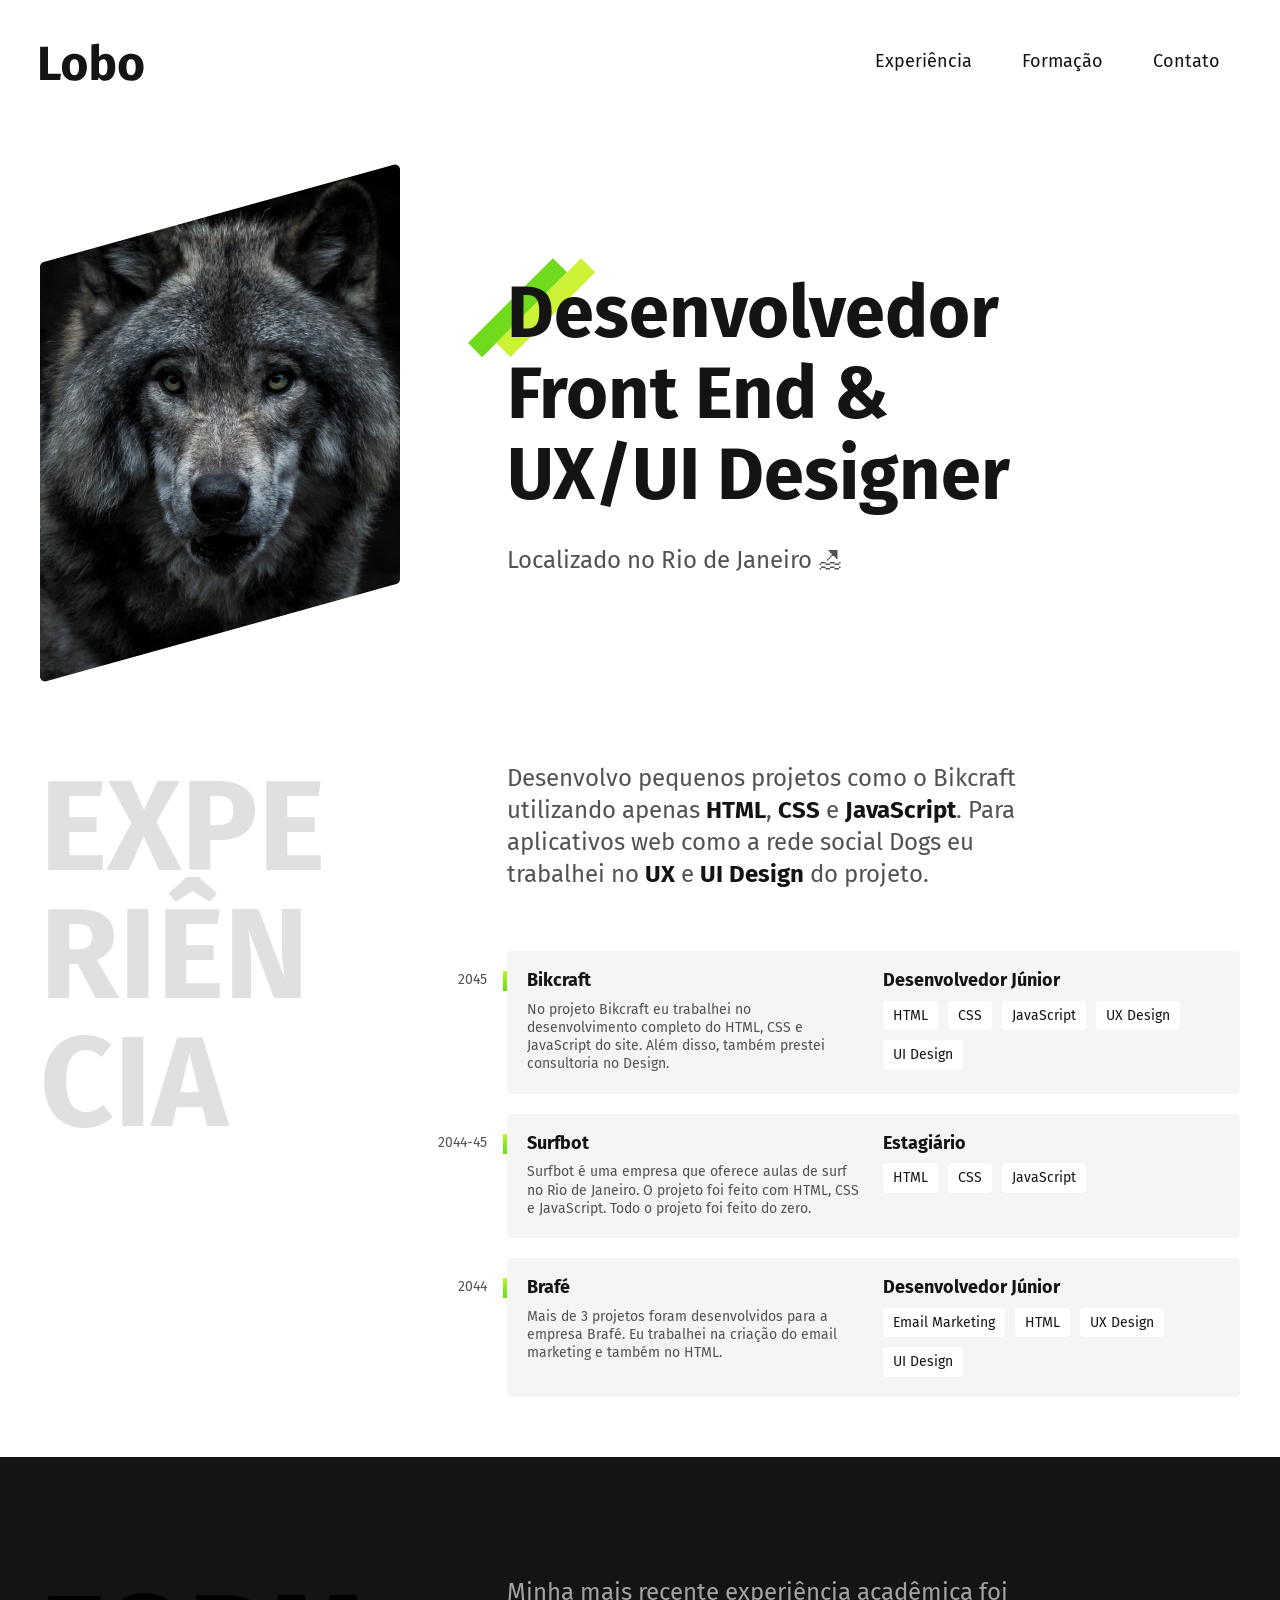
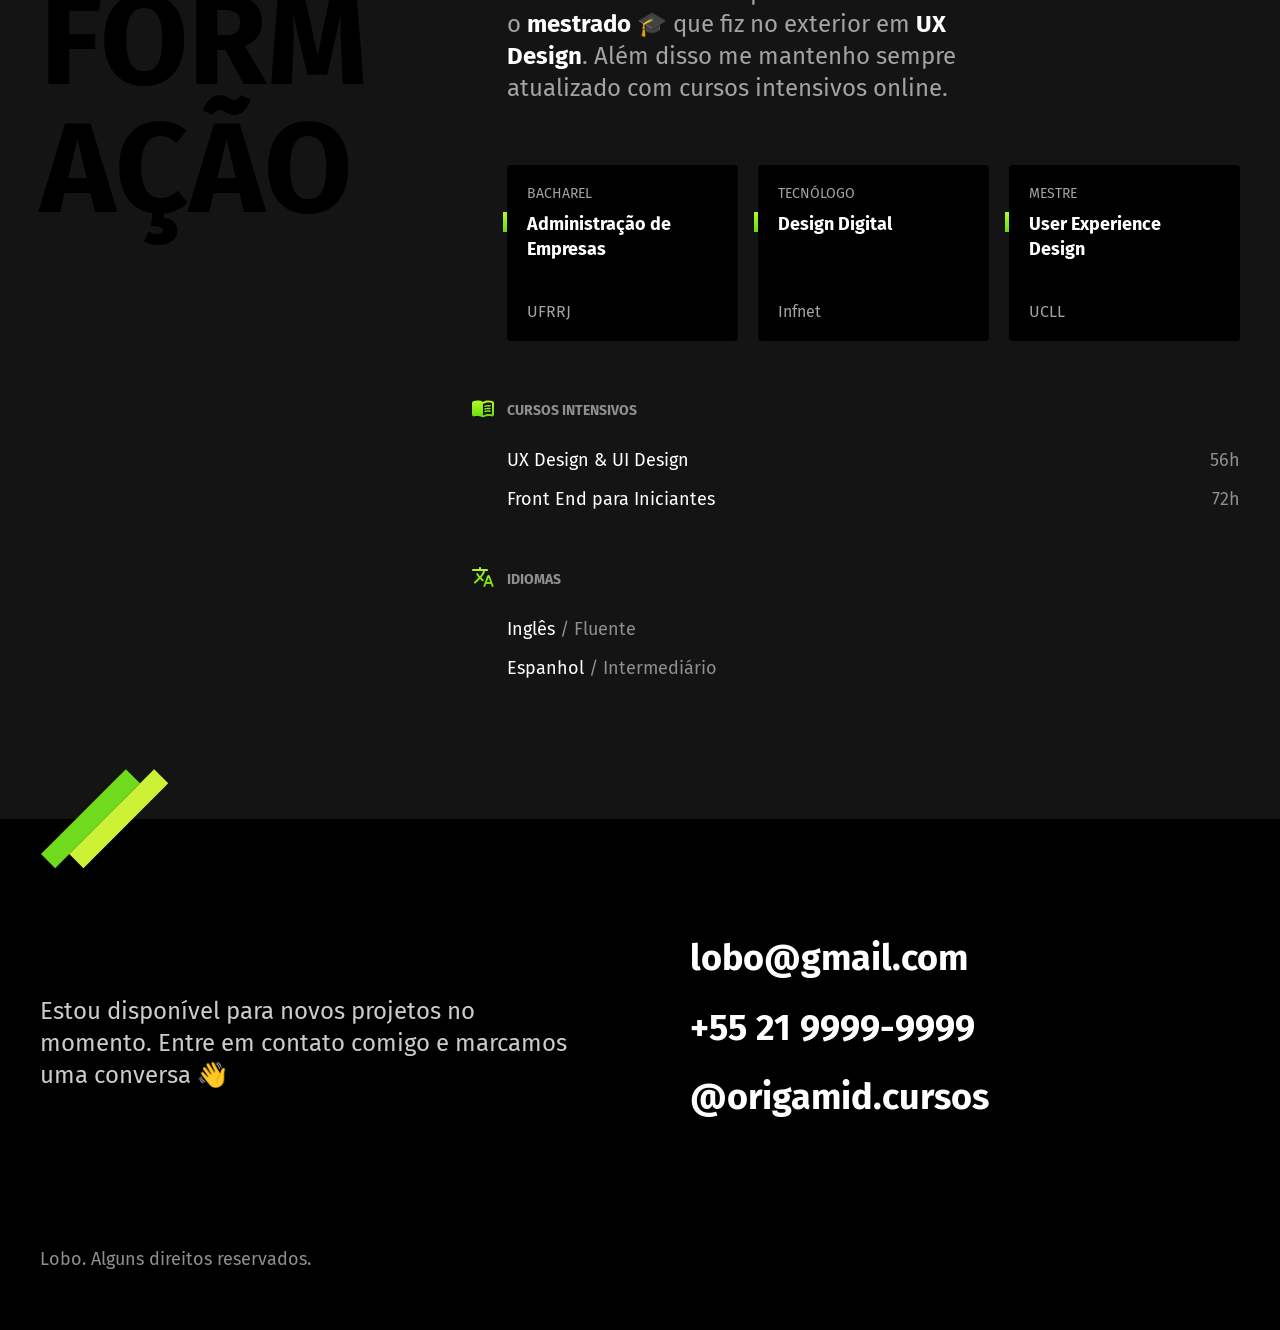
<file: index.html>
<html lang="pt-br">

<head>
  <meta charset="UTF-8">
  <meta name="viewport" content="width=device-width, initial-scale=1.0">
  <title>Lobo - Desenvolvedor</title>
  <meta name="description" content="Portifólio Desenvolvedo Front-End e UX/UI Designer">
  <link rel="stylesheet" href="/portifólio/css/style.css">
  <link rel="icon" href="/wolf-svgrepo-com.svg" type="image/svg+xml">

  <link rel="preconnect" href="https://fonts.googleapis.com">
  <link rel="preconnect" href="https://fonts.gstatic.com" crossorigin>
  <link href="https://fonts.googleapis.com/css2?family=Fira+Sans:ital,wght@0,100;0,200;0,300;0,400;0,500;0,600;0,700;0,800;0,900;1,100;1,200;1,300;1,400;1,500;1,600;1,700;1,800;1,900&display=swap" rel="stylesheet">
</head>

<body>
  <header class="header">
    <img src="/img/marca.svg" alt="Lobo" width="104" height="38">

    <nav>
      <ul class="header-menu">
        <li><a href="#experiencia">Experiência</a></li>
        <li><a href="#formacao">Formação</a></li>
        <li><a href="#contato">Contato</a></li>
      </ul>
    </nav>
  </header>

  <main class="introducao">
    <img src="/img/perfil.jpg" alt="Lobo Cinza" width="360" height="520">
    <div>
      <h1>Desenvolvedor<br>Front End &<br>UX/UI Designer</h1>
      <p>Localizado no Rio de Janeiro 🏖</p>
    </div>
  </main>

  <section class="experiencia" id="experiencia" aria-label="Experiência">
    <h2 class="subtitulo">Experiência</h2>
    <div>
      <p class="experiencia-texto">Desenvolvo pequenos projetos como o Bikcraft utilizando apenas <strong>HTML</strong>, <strong>CSS</strong> e <strong>JavaScript</strong>. Para aplicativos web como a rede social Dogs eu trabalhei no <strong>UX</strong> e <strong>UI Design</strong> do projeto.</p>

      <div class="empresa">
        <span class="empresa-ano">2045</span>
        <h3 class="empresa-titulo">Bikcraft</h3>
        <span class="empresa-titulo">Desenvolvedor Júnior</span>
        <p class="empresa-texto">No projeto Bikcraft eu trabalhei no desenvolvimento completo do HTML, CSS e JavaScript do site. Além disso, também prestei consultoria no Design.</p>
        <ul class="empresa-habilidades">
          <li>HTML</li>
          <li>CSS</li>
          <li>JavaScript</li>
          <li>UX Design</li>
          <li>UI Design</li>
        </ul>
      </div>

      <div class="empresa">
        <span class="empresa-ano">2044-45</span>
        <h3 class="empresa-titulo">Surfbot</h3>
        <span class="empresa-titulo">Estagiário</span>
        <p class="empresa-texto">Surfbot é uma empresa que oferece aulas de surf no Rio de Janeiro. O projeto foi feito com HTML, CSS e JavaScript. Todo o projeto foi feito do zero.</p>
        <ul class="empresa-habilidades">
          <li>HTML</li>
          <li>CSS</li>
          <li>JavaScript</li>
        </ul>
      </div>

      <div class="empresa">
        <span class="empresa-ano">2044</span>
        <h3 class="empresa-titulo">Brafé</h3>
        <span class="empresa-titulo">Desenvolvedor Júnior</span>
        <p class="empresa-texto">Mais de 3 projetos foram desenvolvidos para a empresa Brafé. Eu trabalhei na criação do email marketing e também no HTML.</p>
        <ul class="empresa-habilidades">
          <li>Email Marketing</li>
          <li>HTML</li>
          <li>UX Design</li>
          <li>UI Design</li>
        </ul>
      </div>

    </div>
  </section>

  <section class="formacao" id="formacao" aria-label="Formação">
    <div class="formacao-container">
      <h2 class="subtitulo">Formação</h2>
      <div>
        <p class="formacao-texto">Minha mais recente experiência acadêmica foi o <strong>mestrado</strong> 🎓 que fiz no exterior em <strong>UX Design</strong>. Além disso me mantenho sempre atualizado com cursos intensivos online.</p>

        <ul class="faculdade-lista">
          <li class="faculdade">
            <span class="faculdade-tipo">BACHAREL</span>
            <h3 class="faculdade-curso">Administração de Empresas</h3>
            <span class="faculdade-instituicao">UFRRJ</span>
          </li>

          <li class="faculdade">
            <span class="faculdade-tipo">TECNÓLOGO</span>
            <h3 class="faculdade-curso">Design Digital</h3>
            <span class="faculdade-instituicao">Infnet</span>
          </li>

          <li class="faculdade">
            <span class="faculdade-tipo">MESTRE</span>
            <h3 class="faculdade-curso">User Experience Design</h3>
            <span class="faculdade-instituicao">UCLL</span>
          </li>
        </ul>
        <div class="formacao-extra">
          <div class="cursos">
            <h3>CURSOS INTENSIVOS</h3>
            <ul>
              <li>UX Design & UI Design <span>56h</span></li>
              <li>Front End para Iniciantes <span>72h</span></li>
            </ul>
          </div>

          <div class="idiomas">
            <h3>IDIOMAS</h3>
            <ul>
              <li>Inglês <span>/ Fluente</span></li>
              <li>Espanhol <span>/ Intermediário</span></li>
            </ul>
          </div>

        </div>

      </div>
    </div>
  </section>

  <footer class="footer" id="contato">
    <div class="footer-container">
      <p class="footer-texto">Estou disponível para novos projetos no momento. Entre em contato comigo e marcamos uma conversa 👋</p>
      <ul class="footer-contato">
        <li>lobo@gmail.com</li>
        <li>+55 21 9999-9999</li>
        <li><a href="/">@origamid.cursos</a></li>
      </ul>
      <p class="footer-copy">Lobo. Alguns direitos reservados.</p>
    </div>


  </footer>

</body>

</html>
</file>
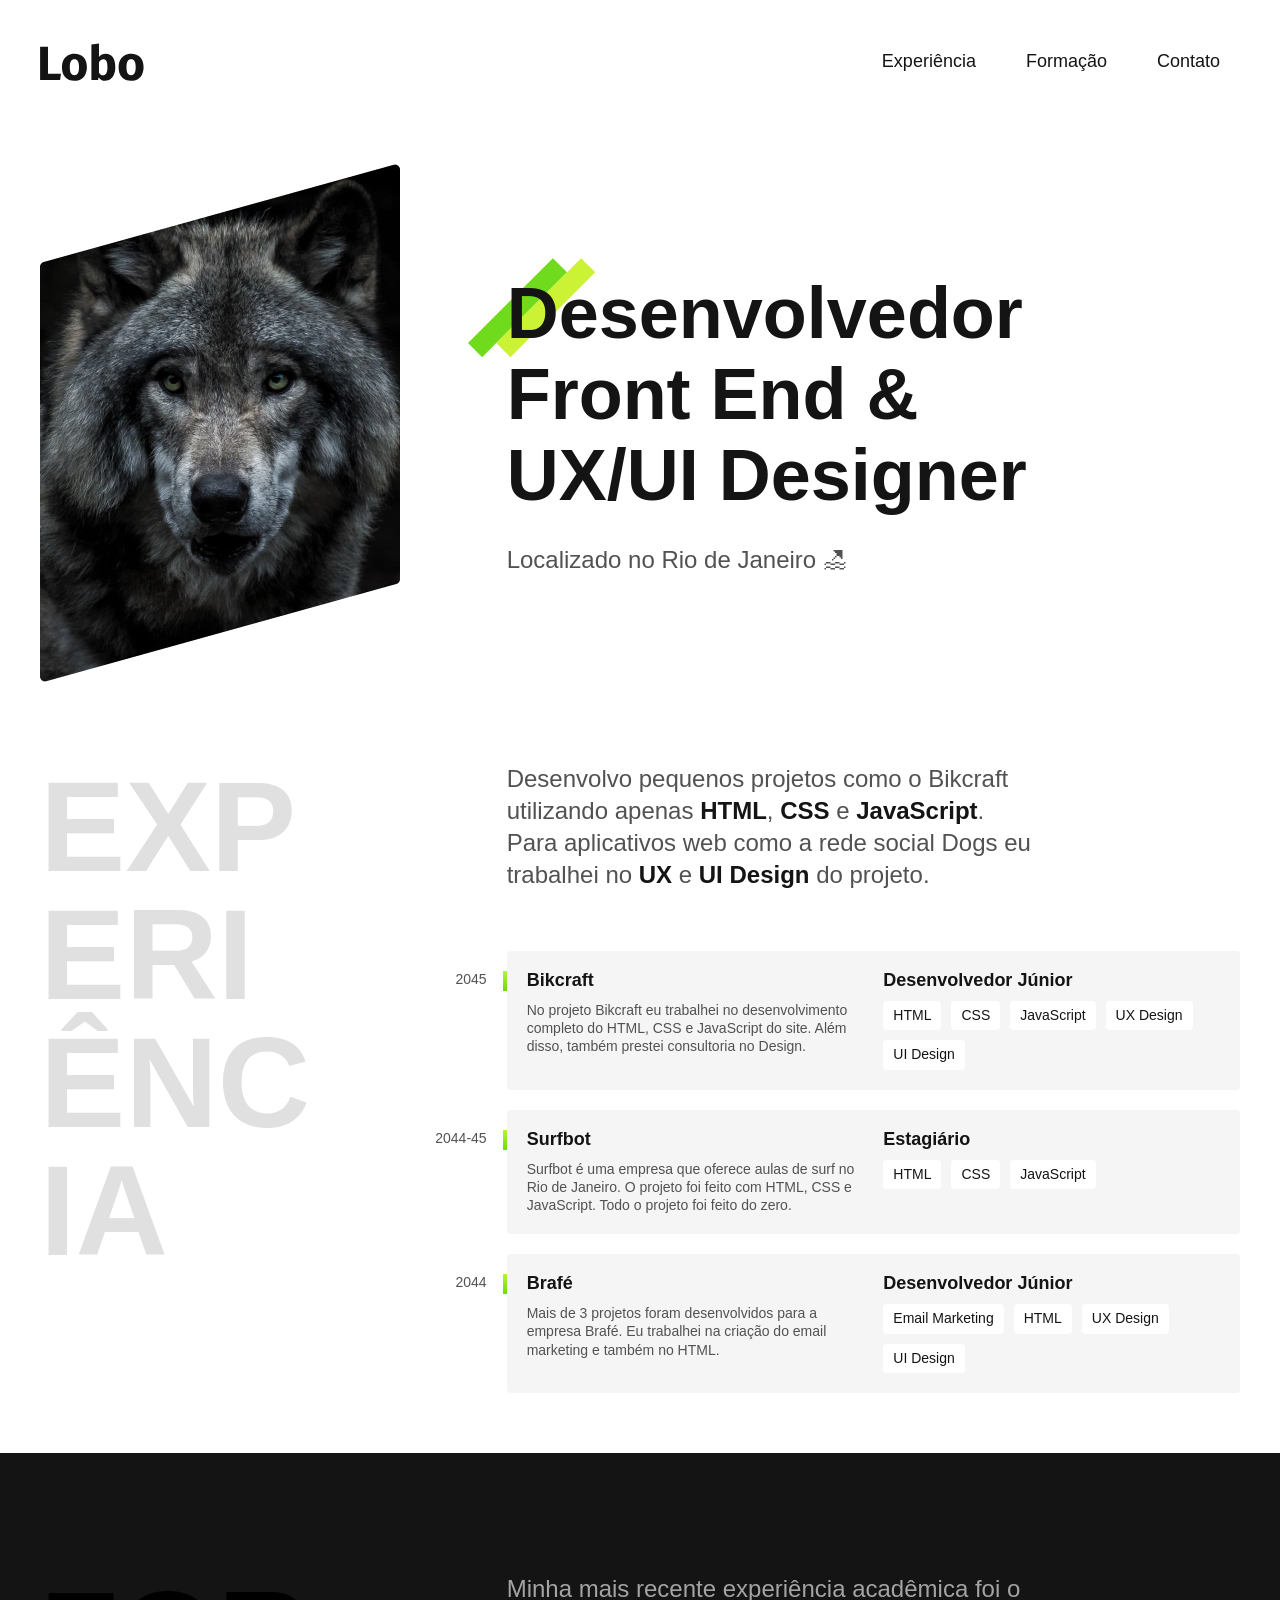
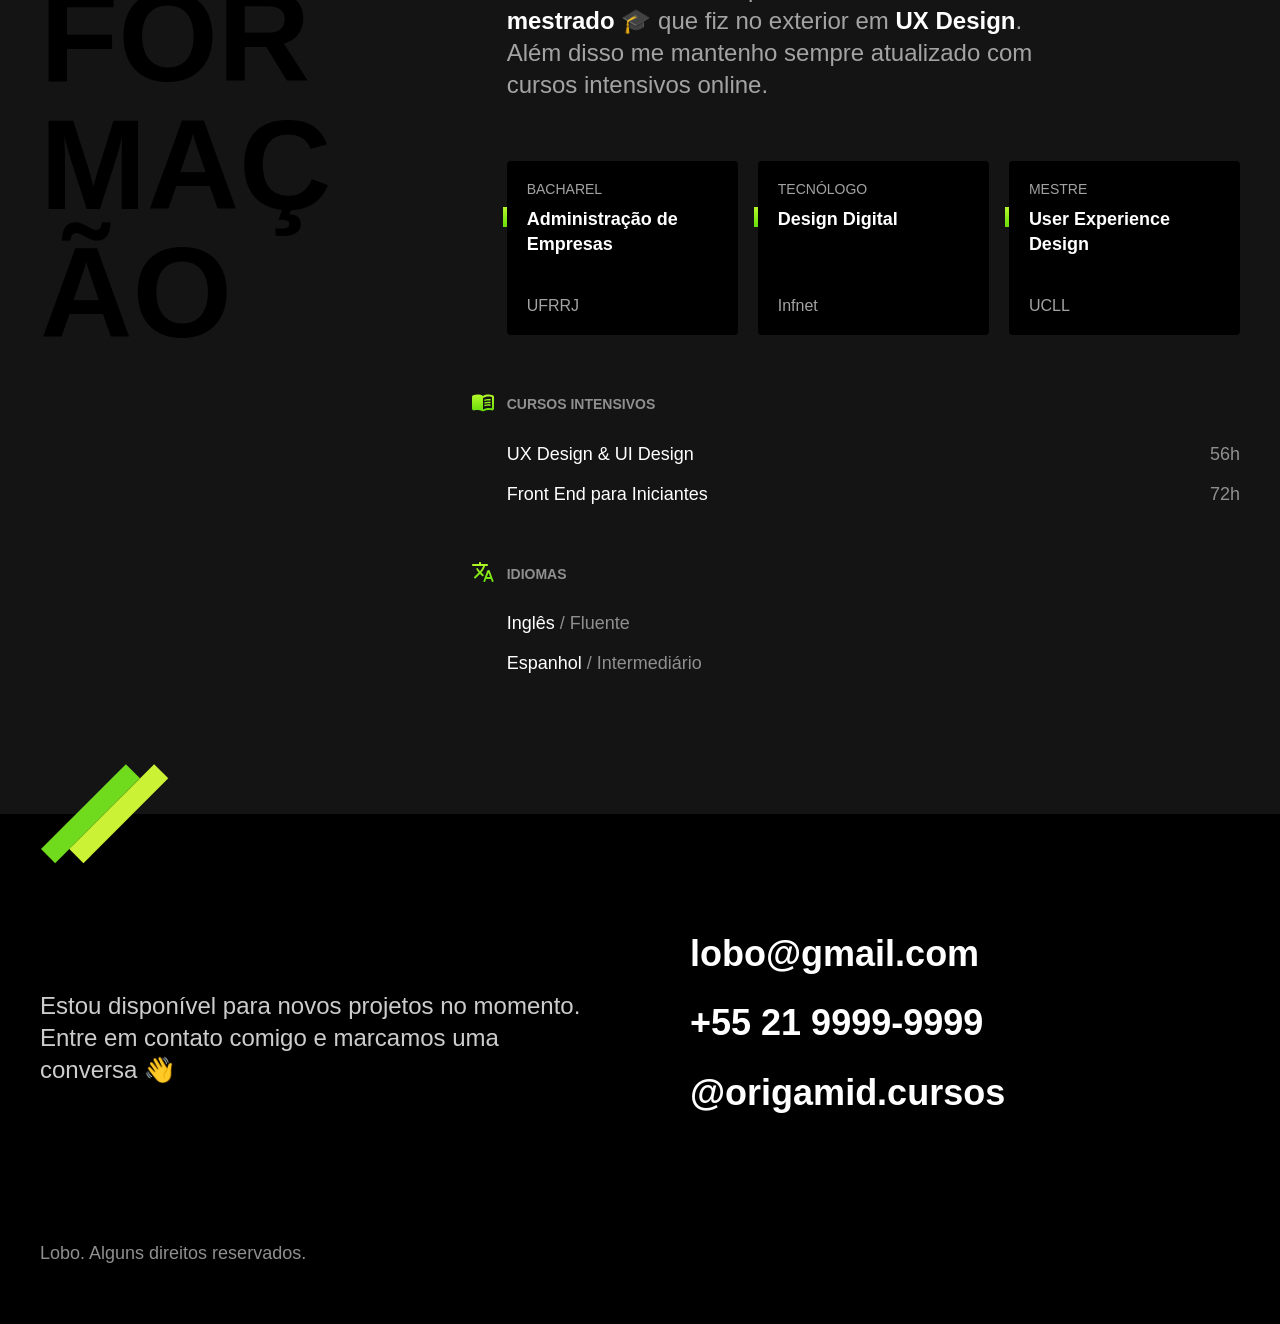
<file: portifólio/index.html>
<html lang="pt-br">

<head>
  <meta charset="UTF-8">
  <meta name="viewport" content="width=device-width, initial-scale=1.0">
  <title>Lobo - Desenvolvedor</title>
  <meta name="description" content="Portifólio Desenvolvedo Front-End e UX/UI Designer">
  <link rel="stylesheet" href="/portifólio/css/style.css">
</head>

<body>
  <header class="header">
    <img src="/img/marca.svg" alt="Lobo" width="104" height="38">

    <nav>
      <ul class="header-menu">
        <li><a href="#experiencia">Experiência</a></li>
        <li><a href="#formacao">Formação</a></li>
        <li><a href="#contato">Contato</a></li>
      </ul>
    </nav>
  </header>

  <main class="introducao">
    <img src="/img/perfil.jpg" alt="Lobo Cinza" width="360" height="520">
    <div>
      <h1>Desenvolvedor<br>Front End &<br>UX/UI Designer</h1>
      <p>Localizado no Rio de Janeiro 🏖</p>
    </div>
  </main>

  <section class="experiencia" id="experiencia" aria-label="Experiência">
    <h2 class="subtitulo">Experiência</h2>
    <div>
      <p class="experiencia-texto">Desenvolvo pequenos projetos como o Bikcraft utilizando apenas <strong>HTML</strong>, <strong>CSS</strong> e <strong>JavaScript</strong>. Para aplicativos web como a rede social Dogs eu trabalhei no <strong>UX</strong> e <strong>UI Design</strong> do projeto.</p>

      <div class="empresa">
        <span class="empresa-ano">2045</span>
        <h3 class="empresa-titulo">Bikcraft</h3>
        <span class="empresa-titulo">Desenvolvedor Júnior</span>
        <p class="empresa-texto">No projeto Bikcraft eu trabalhei no desenvolvimento completo do HTML, CSS e JavaScript do site. Além disso, também prestei consultoria no Design.</p>
        <ul class="empresa-habilidades">
          <li>HTML</li>
          <li>CSS</li>
          <li>JavaScript</li>
          <li>UX Design</li>
          <li>UI Design</li>
        </ul>
      </div>

      <div class="empresa">
        <span class="empresa-ano">2044-45</span>
        <h3 class="empresa-titulo">Surfbot</h3>
        <span class="empresa-titulo">Estagiário</span>
        <p class="empresa-texto">Surfbot é uma empresa que oferece aulas de surf no Rio de Janeiro. O projeto foi feito com HTML, CSS e JavaScript. Todo o projeto foi feito do zero.</p>
        <ul class="empresa-habilidades">
          <li>HTML</li>
          <li>CSS</li>
          <li>JavaScript</li>
        </ul>
      </div>

      <div class="empresa">
        <span class="empresa-ano">2044</span>
        <h3 class="empresa-titulo">Brafé</h3>
        <span class="empresa-titulo">Desenvolvedor Júnior</span>
        <p class="empresa-texto">Mais de 3 projetos foram desenvolvidos para a empresa Brafé. Eu trabalhei na criação do email marketing e também no HTML.</p>
        <ul class="empresa-habilidades">
          <li>Email Marketing</li>
          <li>HTML</li>
          <li>UX Design</li>
          <li>UI Design</li>
        </ul>
      </div>

    </div>
  </section>

  <section class="formacao" id="formacao" aria-label="Formação">
    <div class="formacao-container">
      <h2 class="subtitulo">Formação</h2>
      <div>
        <p class="formacao-texto">Minha mais recente experiência acadêmica foi o <strong>mestrado</strong> 🎓 que fiz no exterior em <strong>UX Design</strong>. Além disso me mantenho sempre atualizado com cursos intensivos online.</p>

        <ul class="faculdade-lista">
          <li class="faculdade">
            <span class="faculdade-tipo">BACHAREL</span>
            <h3 class="faculdade-curso">Administração de Empresas</h3>
            <span class="faculdade-instituicao">UFRRJ</span>
          </li>

          <li class="faculdade">
            <span class="faculdade-tipo">TECNÓLOGO</span>
            <h3 class="faculdade-curso">Design Digital</h3>
            <span class="faculdade-instituicao">Infnet</span>
          </li>

          <li class="faculdade">
            <span class="faculdade-tipo">MESTRE</span>
            <h3 class="faculdade-curso">User Experience Design</h3>
            <span class="faculdade-instituicao">UCLL</span>
          </li>
        </ul>
        <div class="formacao-extra">
          <div class="cursos">
            <h3>CURSOS INTENSIVOS</h3>
            <ul>
              <li>UX Design & UI Design <span>56h</span></li>
              <li>Front End para Iniciantes <span>72h</span></li>
            </ul>
          </div>

          <div class="idiomas">
            <h3>IDIOMAS</h3>
            <ul>
              <li>Inglês <span>/ Fluente</span></li>
              <li>Espanhol <span>/ Intermediário</span></li>
            </ul>
          </div>

        </div>

      </div>
    </div>
  </section>

  <footer class="footer" id="contato">
    <div class="footer-container">
      <p class="footer-texto">Estou disponível para novos projetos no momento. Entre em contato comigo e marcamos uma conversa 👋</p>
      <ul class="footer-contato">
        <li>lobo@gmail.com</li>
        <li>+55 21 9999-9999</li>
        <li><a href="/">@origamid.cursos</a></li>
      </ul>
      <p class="footer-copy">Lobo. Alguns direitos reservados.</p>
    </div>


  </footer>

</body>

</html>
</file>
<file: portifólio/css/style.css>
@import "./header.css";
@import "./global.css";
@import "./introducao.css";
@import "./experiencia.css";
@import "./formacao.css";
@import "./footer.css";
</file>
